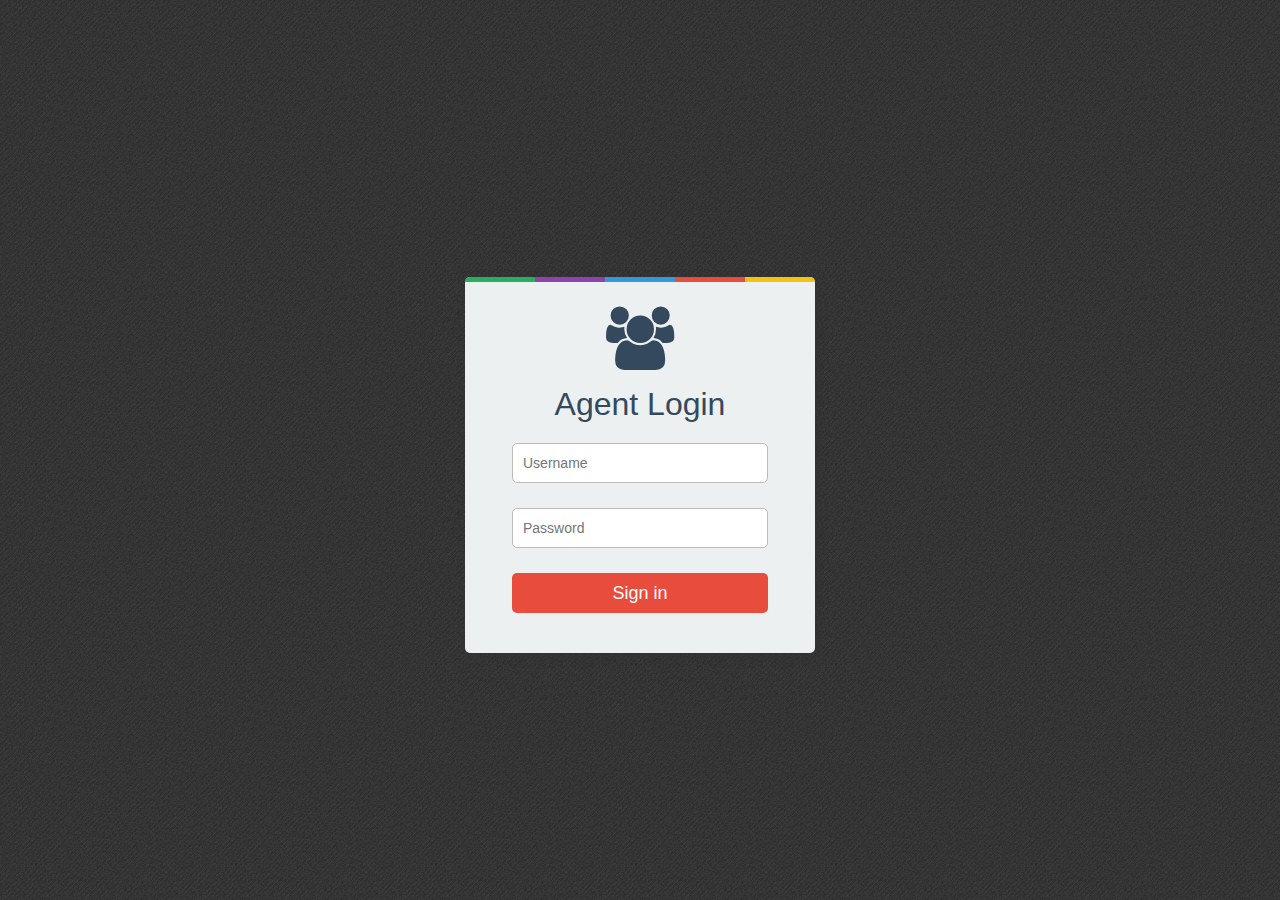
<file: agent-login-web/index.html>
<!DOCTYPE html>
<html>
<head>
    <meta charset="UTF-8">
    <title>Login & Register form</title>


    <link rel="stylesheet" href="css/style.css">


</head>

<body>

<div class="login-wrap">
    <h1><i class="fa fa-group"></i></h1>
    
    <h2>Agent Login</h2>

    <div class="form">
        <form method="post" action="chklogin.php">
            <input type="text" placeholder="Username" name="username"/>
            <input type="password" placeholder="Password" name="password"/>
            <button> Sign in</button>
        </form>
    </div>
</div>
<script src='https://code.jquery.com/jquery-1.10.0.min.js'></script>

<script src="js/index.js"></script>


</body>
</html>
</file>
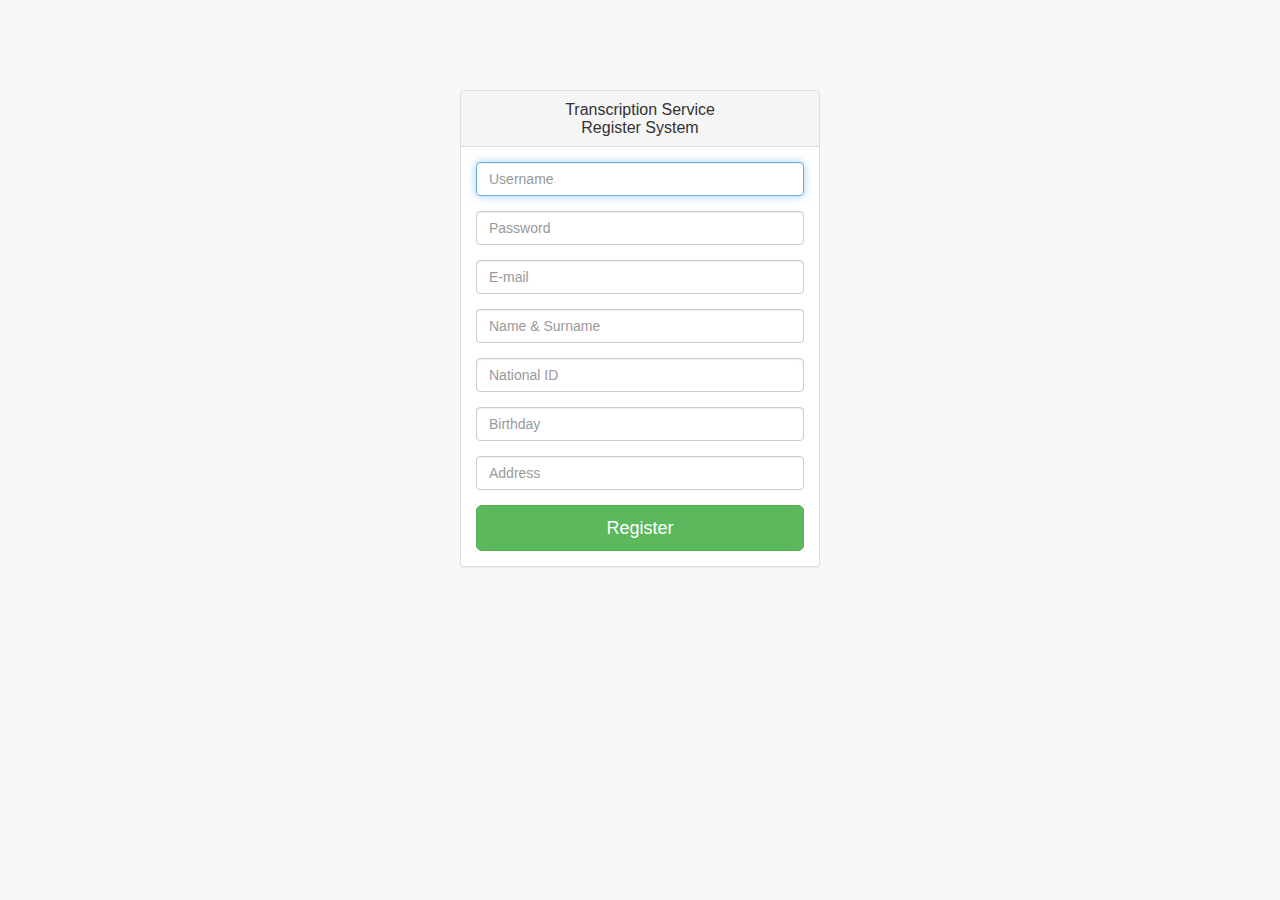
<file: user/new_register/index.html>
<!DOCTYPE html>
<html lang="en">

<head>

    <meta charset="utf-8">
    <meta http-equiv="X-UA-Compatible" content="IE=edge">
    <meta name="viewport" content="width=device-width, initial-scale=1">
    <meta name="description" content="">
    <meta name="author" content="">

    <title>Transcription Service : Register Modules</title>

    <!-- Bootstrap Core CSS -->
    <link href="bower_components/bootstrap/dist/css/bootstrap.min.css" rel="stylesheet">

    <!-- MetisMenu CSS -->
    <link href="bower_components/metisMenu/dist/metisMenu.min.css" rel="stylesheet">

    <!-- Custom CSS -->
    <link href="dist/css/sb-admin-2.css" rel="stylesheet">

    <!-- Custom Fonts -->
    <link href="bower_components/font-awesome/css/font-awesome.min.css" rel="stylesheet" type="text/css">

    <!-- HTML5 Shim and Respond.js IE8 support of HTML5 elements and media queries -->
    <!-- WARNING: Respond.js doesn't work if you view the page via file:// -->
    <!--[if lt IE 9]>
        <script src="https://oss.maxcdn.com/libs/html5shiv/3.7.0/html5shiv.js"></script>
        <script src="https://oss.maxcdn.com/libs/respond.js/1.4.2/respond.min.js"></script>
    <![endif]-->

</head>

<body>

    <div class="container">
        <div class="row">
            <div class="col-md-4 col-md-offset-4">
                <div class="login-panel panel panel-default">
                    <div class="panel-heading">
                        <h3 class="panel-title" align="center">Transcription Service</h3>
                        <h3 class="panel-title" align="center">Register System</h3>
                    </div>
                    <div class="panel-body">
                        <form role="form" method="post" action="regis.php">
                            <fieldset>
                                <div class="form-group">
                                    <input class="form-control" placeholder="Username" name="username" type="text" autofocus>
                                </div>
                                
                                <div class="form-group">
                                    <input class="form-control" placeholder="Password" name="password" type="password" value="">
                                </div>
                                
                                <div class="form-group">
                                    <input class="form-control" placeholder="E-mail" name="email" type="email" autofocus>
                                </div>
                                
                                 <div class="form-group">
                                    <input class="form-control" placeholder="Name & Surname" name="name" type="text" autofocus>
                                </div>
                                
                                <div class="form-group">
                                    <input class="form-control" placeholder="National ID" name="nationalid" type="text" autofocus>
                                </div>

                                <div class="form-group">
                                    <input class="form-control" placeholder="Birthday" name="bd" type="text" autofocus>
                                </div>
                                
                                <div class="form-group">
                                    <input class="form-control" placeholder="Address" name="address" type="text" autofocus>
                                </div>
                                
<!--                                <div class="checkbox">
                                    <label>
                                        <input name="remember" type="checkbox" value="Remember Me">Remember session
                                    </label>
                                </div>-->

                                <input id="submit" type="submit" class="btn btn-lg btn-success btn-block" value="Register">
                            </fieldset>
                        </form>
                    </div>
                </div>
            </div>
        </div>
    </div>

    <!-- jQuery -->
    <script src="bower_components/jquery/dist/jquery.min.js"></script>

    <!-- Bootstrap Core JavaScript -->
    <script src="bower_components/bootstrap/dist/js/bootstrap.min.js"></script>

    <!-- Metis Menu Plugin JavaScript -->
    <script src="bower_components/metisMenu/dist/metisMenu.min.js"></script>

    <!-- Custom Theme JavaScript -->
    <script src="dist/js/sb-admin-2.js"></script>

</body>

</html>
</file>
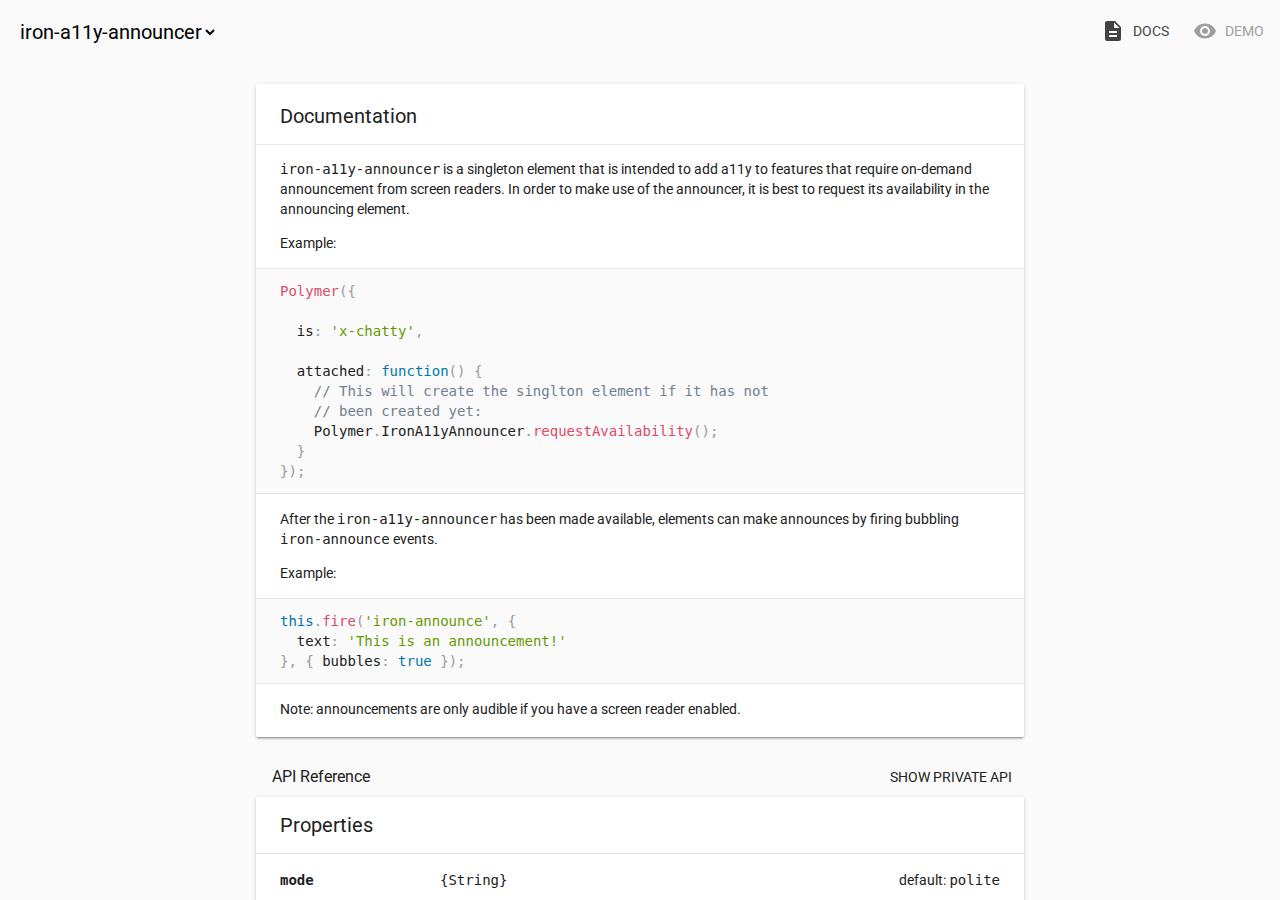
<file: admin/bower_components/iron-a11y-announcer/index.html>
<!doctype html>
<!--
@license
Copyright (c) 2015 The Polymer Project Authors. All rights reserved.
This code may only be used under the BSD style license found at http://polymer.github.io/LICENSE.txt
The complete set of authors may be found at http://polymer.github.io/AUTHORS.txt
The complete set of contributors may be found at http://polymer.github.io/CONTRIBUTORS.txt
Code distributed by Google as part of the polymer project is also
subject to an additional IP rights grant found at http://polymer.github.io/PATENTS.txt
-->

<html>
<head>

  <title>iron-a11y-announcer</title>
  <meta charset="utf-8">
  <meta name="viewport" content="width=device-width, initial-scale=1.0">

  <script src="../webcomponentsjs/webcomponents-lite.js"></script>
  <link rel="import" href="../iron-component-page/iron-component-page.html">

</head>
<body>

  <iron-component-page></iron-component-page>

</body>
</html>
</file>
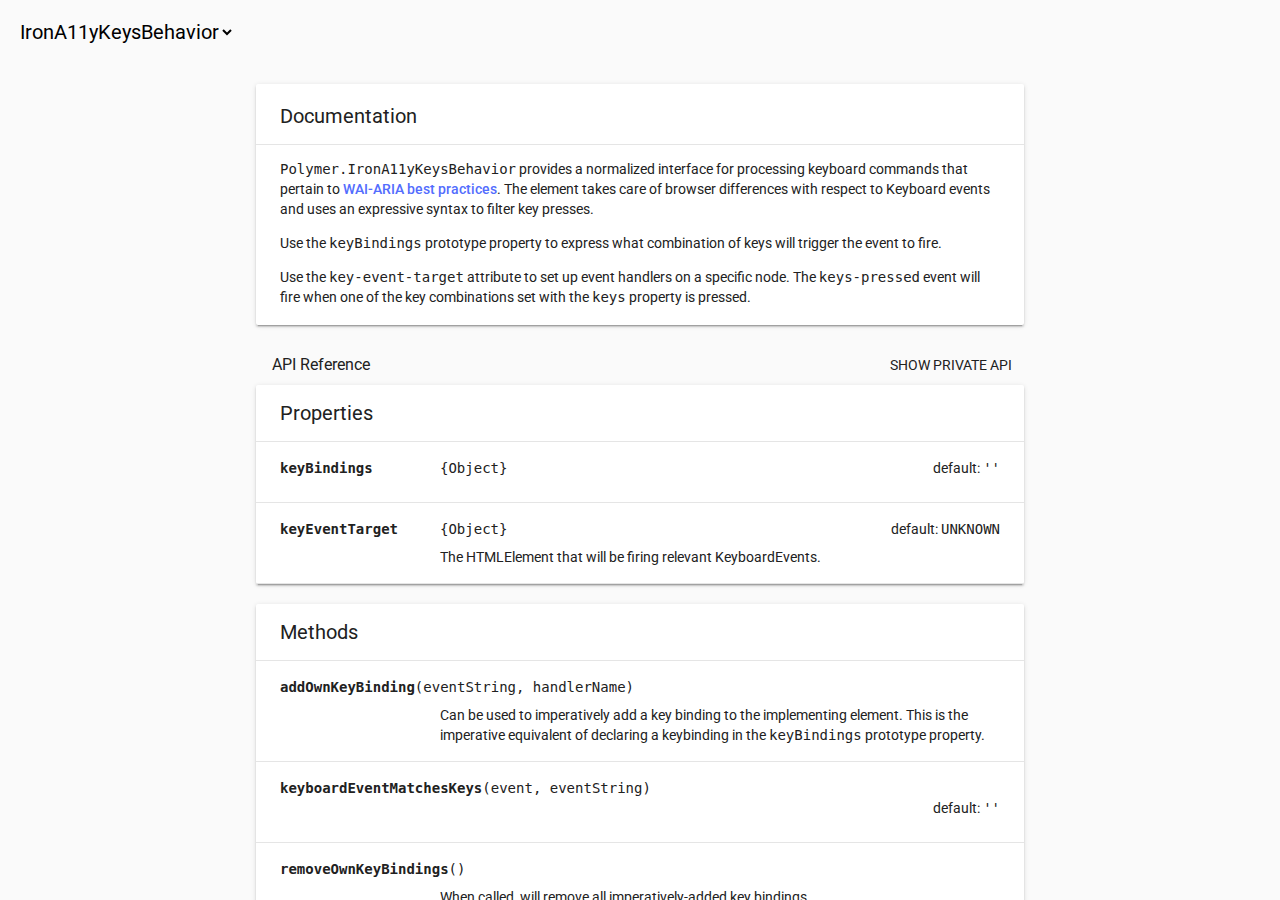
<file: admin/bower_components/iron-a11y-keys-behavior/index.html>
<!doctype html>
<!--
@license
Copyright (c) 2015 The Polymer Project Authors. All rights reserved.
This code may only be used under the BSD style license found at http://polymer.github.io/LICENSE
The complete set of authors may be found at http://polymer.github.io/AUTHORS
The complete set of contributors may be found at http://polymer.github.io/CONTRIBUTORS
Code distributed by Google as part of the polymer project is also
subject to an additional IP rights grant found at http://polymer.github.io/PATENTS
-->
<html>
<head>

  <title>iron-a11y-keys-behavior</title>
  <script src="../webcomponentsjs/webcomponents-lite.js"></script>
  <link rel="import" href="../iron-component-page/iron-component-page.html">

</head>
<body>

  <iron-component-page></iron-component-page>

</body>
</html>
</file>
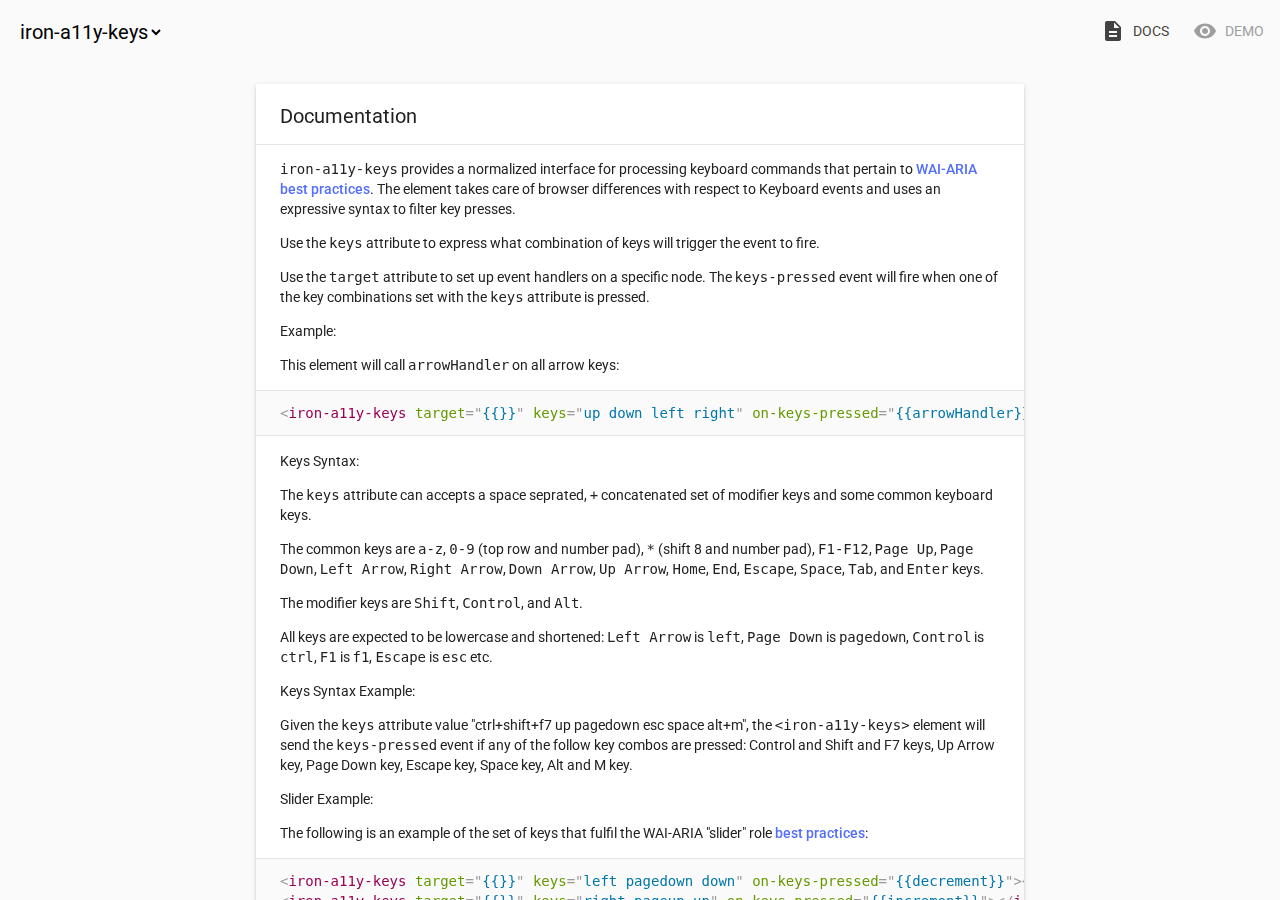
<file: admin/bower_components/iron-a11y-keys/index.html>
<!doctype html>
<!--
@license
Copyright (c) 2015 The Polymer Project Authors. All rights reserved.
This code may only be used under the BSD style license found at http://polymer.github.io/LICENSE
The complete set of authors may be found at http://polymer.github.io/AUTHORS
The complete set of contributors may be found at http://polymer.github.io/CONTRIBUTORS
Code distributed by Google as part of the polymer project is also
subject to an additional IP rights grant found at http://polymer.github.io/PATENTS
-->
<html>
<head>

  <title>iron-a11y-keys</title>
  <script src="../webcomponentsjs/webcomponents-lite.js"></script>
  <link rel="import" href="../iron-component-page/iron-component-page.html">

</head>
<body>

  <iron-component-page></iron-component-page>

</body>
</html>
</file>
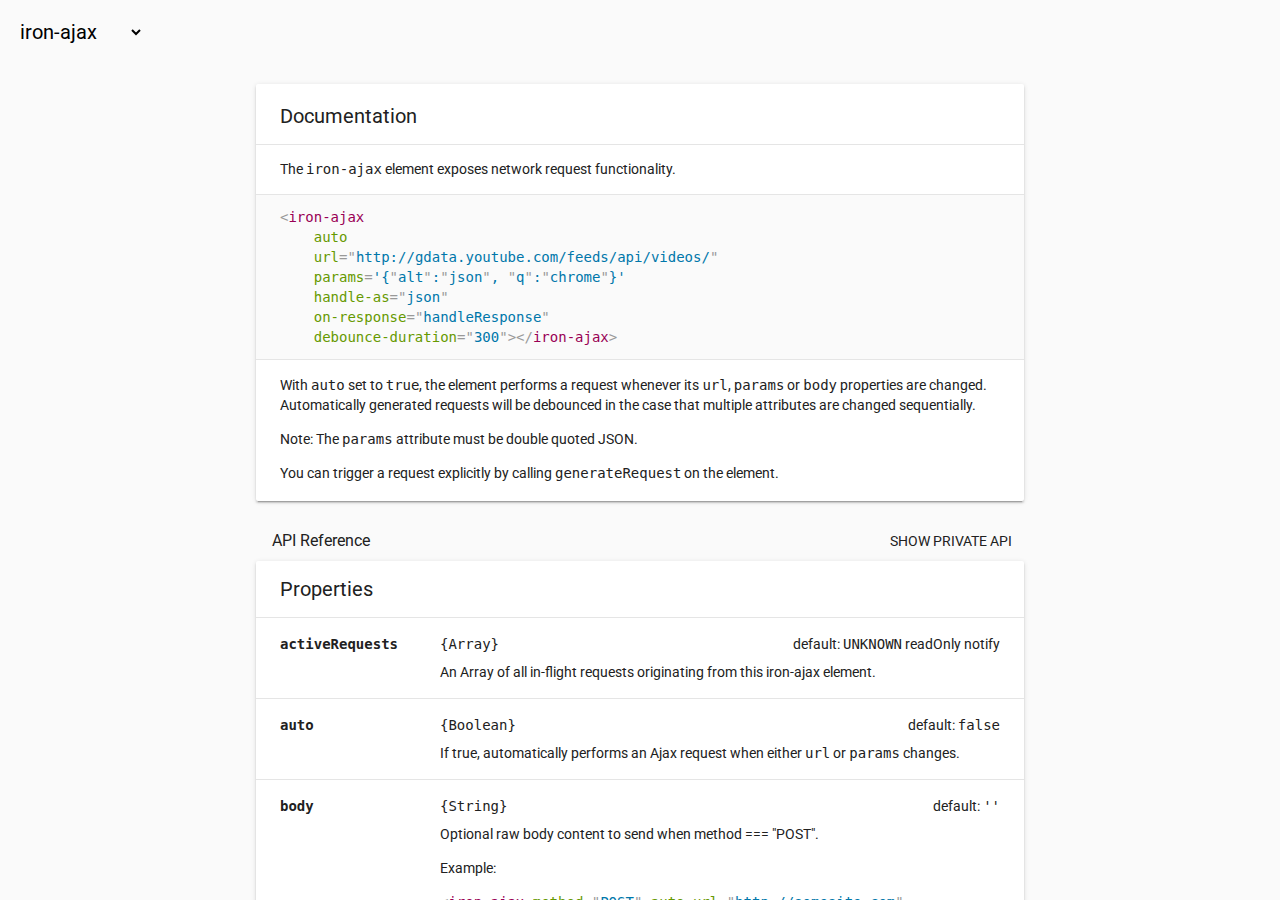
<file: admin/bower_components/iron-ajax/index.html>
<!doctype html>
<!--
Copyright (c) 2015 The Polymer Project Authors. All rights reserved.
This code may only be used under the BSD style license found at http://polymer.github.io/LICENSE
The complete set of authors may be found at http://polymer.github.io/AUTHORS
The complete set of contributors may be found at http://polymer.github.io/CONTRIBUTORS
Code distributed by Google as part of the polymer project is also
subject to an additional IP rights grant found at http://polymer.github.io/PATENTS
-->
<html>
<head>

  <title>iron-ajax</title>
  <meta charset="utf-8">
  <meta name="viewport" content="width=device-width, initial-scale=1.0">

  <script src="../webcomponentsjs/webcomponents-lite.js"></script>
  <link rel="import" href="../iron-component-page/iron-component-page.html">

</head>
<body>

  <iron-component-page></iron-component-page>

</body>
</html>
</file>
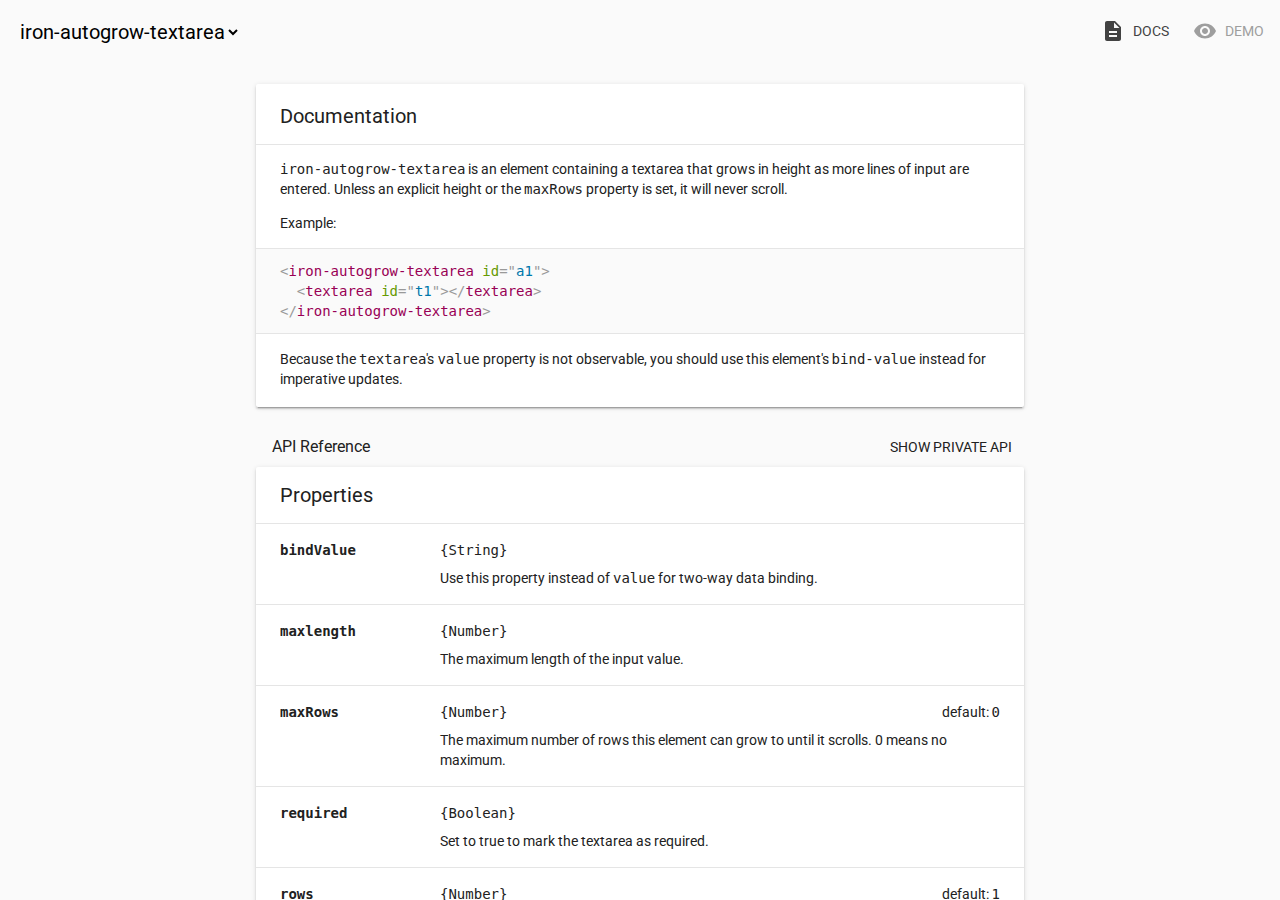
<file: admin/bower_components/iron-autogrow-textarea/index.html>
<!doctype html>
<!--
@license
Copyright (c) 2015 The Polymer Project Authors. All rights reserved.
This code may only be used under the BSD style license found at http://polymer.github.io/LICENSE.txt
The complete set of authors may be found at http://polymer.github.io/AUTHORS.txt
The complete set of contributors may be found at http://polymer.github.io/CONTRIBUTORS.txt
Code distributed by Google as part of the polymer project is also
subject to an additional IP rights grant found at http://polymer.github.io/PATENTS.txt
-->
<html>
  <head>

    <meta charset="utf-8">
    <meta name="viewport" content="width=device-width, minimum-scale=1.0, initial-scale=1.0, user-scalable=yes">

    <title>iron-autogrow-textarea</title>

    <script src="../webcomponentsjs/webcomponents-lite.js"></script>

    <link rel="import" href="../polymer/polymer.html">
    <link rel="import" href="../iron-component-page/iron-component-page.html">

  </head>
  <body>

    <iron-component-page></iron-component-page>

  </body>
</html>
</file>
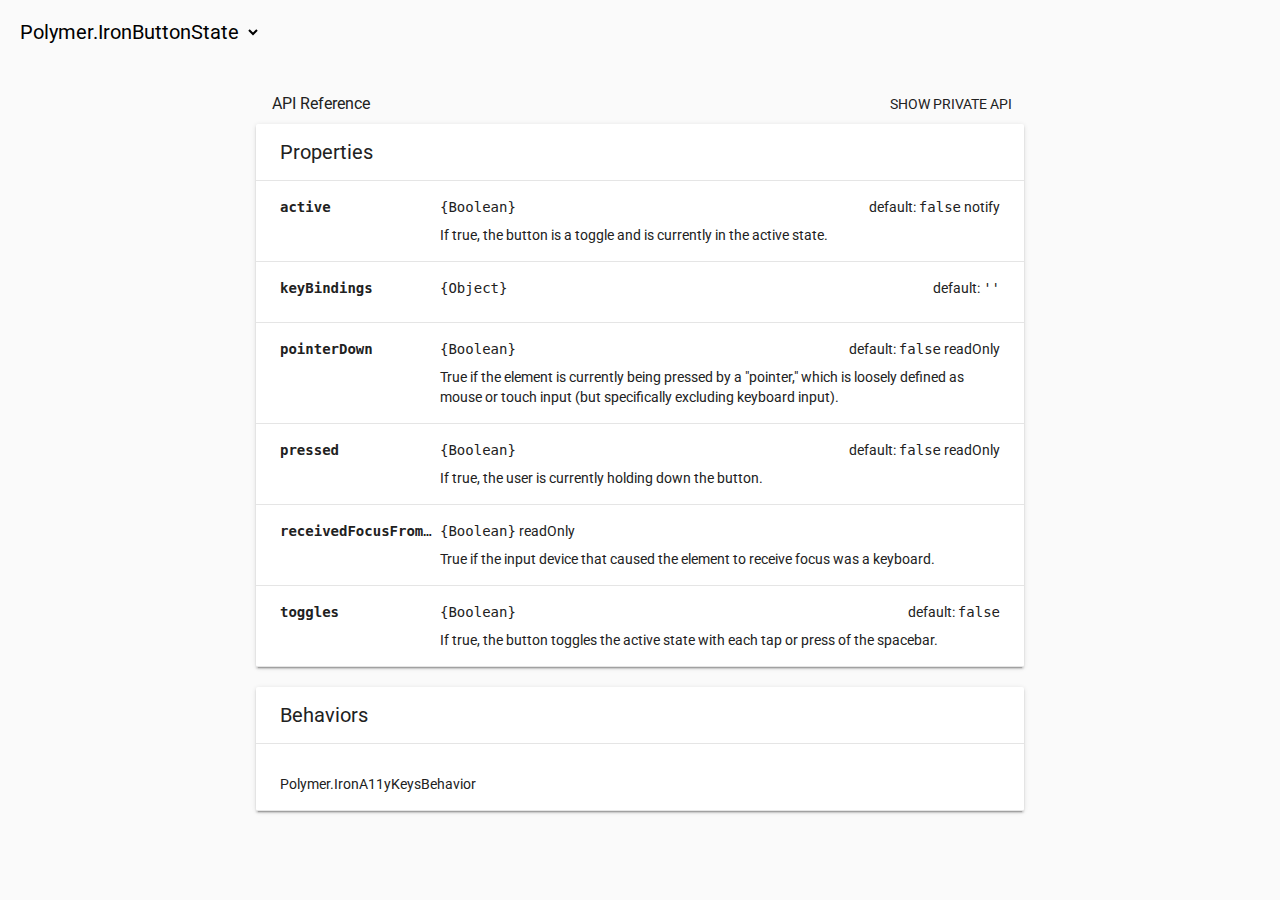
<file: admin/bower_components/iron-behaviors/index.html>
<!doctype html>
<!--
@license
Copyright (c) 2015 The Polymer Project Authors. All rights reserved.
This code may only be used under the BSD style license found at http://polymer.github.io/LICENSE.txt
The complete set of authors may be found at http://polymer.github.io/AUTHORS.txt
The complete set of contributors may be found at http://polymer.github.io/CONTRIBUTORS.txt
Code distributed by Google as part of the polymer project is also
subject to an additional IP rights grant found at http://polymer.github.io/PATENTS.txt
-->
<html>
<head>

  <title>Iron Behaviors</title>
  <meta charset="utf-8">
  <meta name="viewport" content="width=device-width, initial-scale=1.0">

  <script src="../webcomponentsjs/webcomponents-lite.js"></script>
  <link rel="import" href="../iron-component-page/iron-component-page.html">

</head>
<body>

  <iron-component-page src="iron-button-state.html"></iron-component-page>

</body>
</html>
</file>
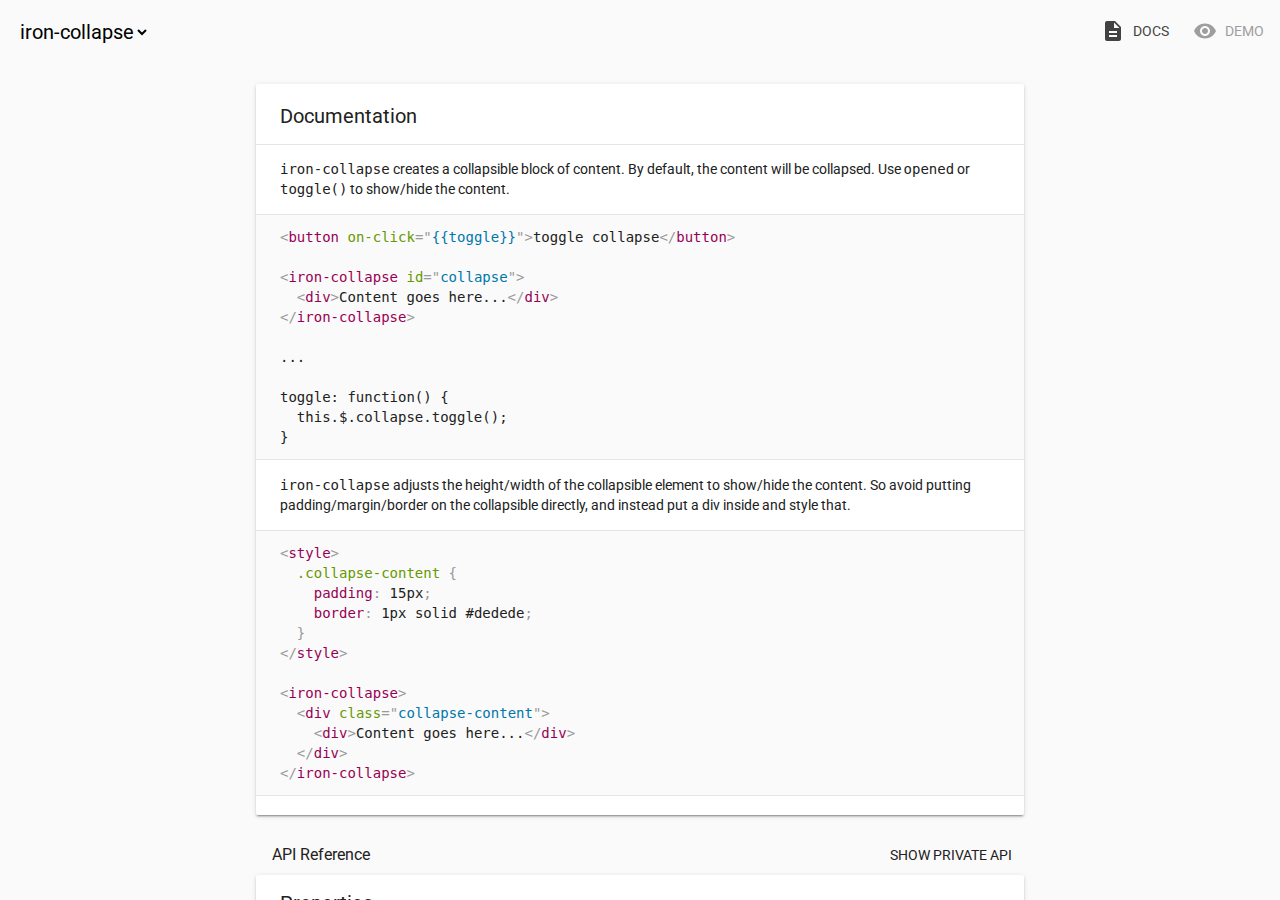
<file: admin/bower_components/iron-collapse/index.html>
<!doctype html>
<!--
@license
Copyright (c) 2015 The Polymer Project Authors. All rights reserved.
This code may only be used under the BSD style license found at http://polymer.github.io/LICENSE.txt
The complete set of authors may be found at http://polymer.github.io/AUTHORS.txt
The complete set of contributors may be found at http://polymer.github.io/CONTRIBUTORS.txt
Code distributed by Google as part of the polymer project is also
subject to an additional IP rights grant found at http://polymer.github.io/PATENTS.txt
-->

<html>
  <head>

    <meta charset="utf-8">
    <meta name="viewport" content="width=device-width, minimum-scale=1.0, initial-scale=1.0, user-scalable=yes">

    <title>iron-collapse</title>

    <script src="../webcomponentsjs/webcomponents-lite.js"></script>

    <link rel="import" href="../polymer/polymer.html">
    <link rel="import" href="../iron-component-page/iron-component-page.html">

  </head>
  <body>

    <iron-component-page></iron-component-page>

  </body>
</html>
</file>
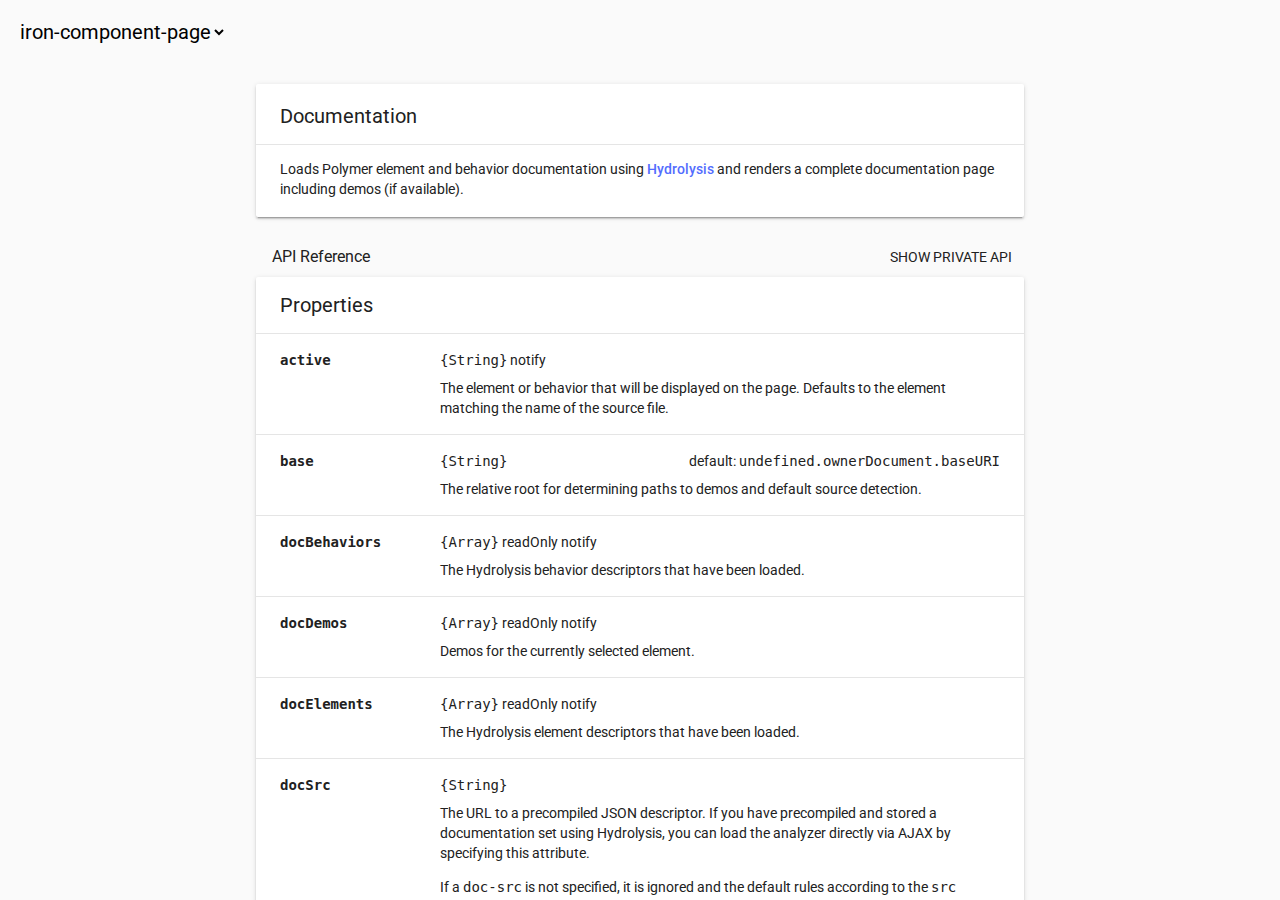
<file: admin/bower_components/iron-component-page/index.html>
<!doctype html>
<!--
@license
Copyright (c) 2015 The Polymer Project Authors. All rights reserved.
This code may only be used under the BSD style license found at http://polymer.github.io/LICENSE
The complete set of authors may be found at http://polymer.github.io/AUTHORS
The complete set of contributors may be found at http://polymer.github.io/CONTRIBUTORS
Code distributed by Google as part of the polymer project is also
subject to an additional IP rights grant found at http://polymer.github.io/PATENTS
-->
<html>
<head>

  <meta charset="utf-8">
  <meta name="viewport" content="width=device-width, initial-scale=1.0">

  <script src="../webcomponentsjs/webcomponents-lite.js"></script>
  <link rel="import" href="../iron-component-page/iron-component-page.html">
</head>
<body>

  <iron-component-page></iron-component-page>

</body>
</html>
</file>
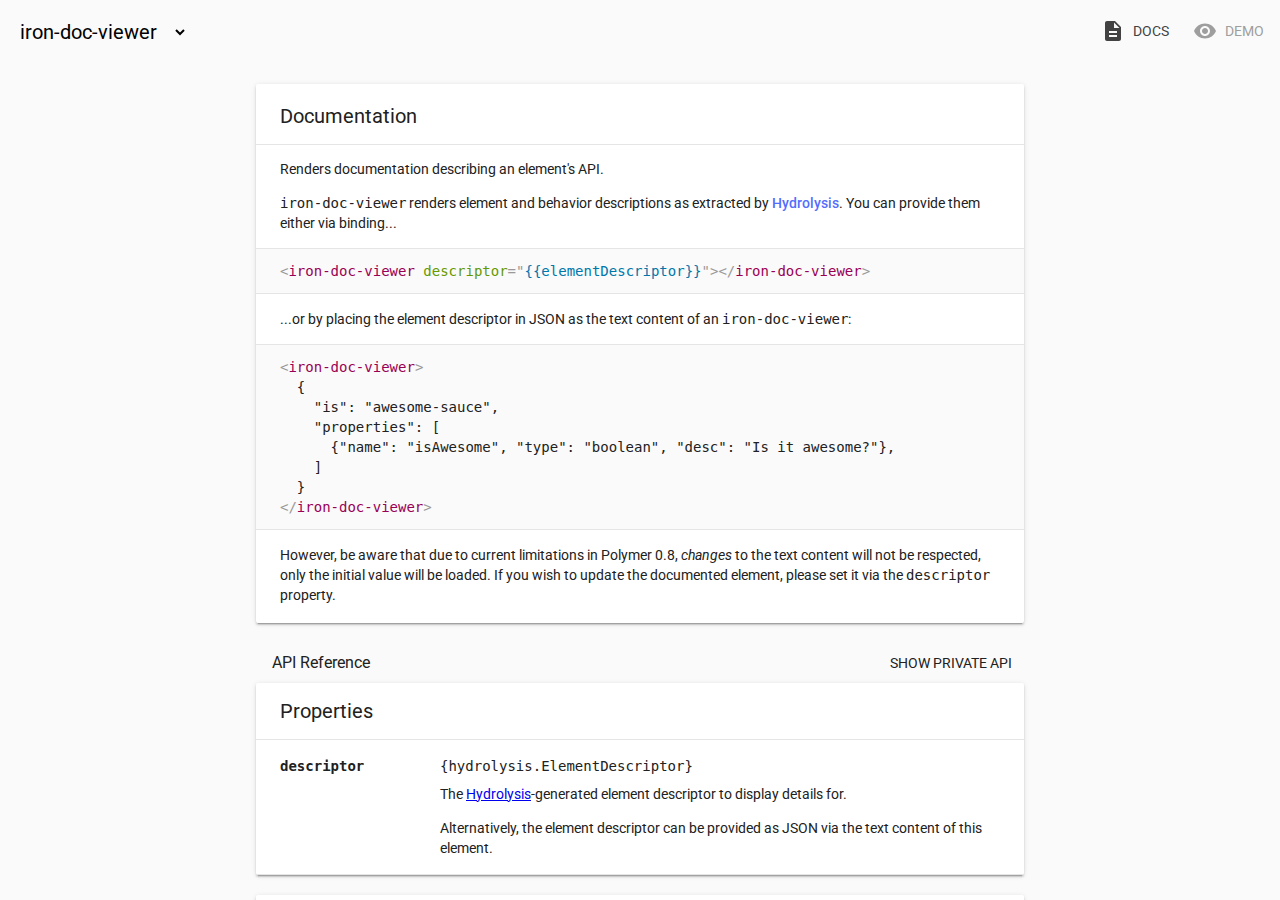
<file: admin/bower_components/iron-doc-viewer/index.html>
<!doctype html>
<!--
Copyright (c) 2014 The Polymer Project Authors. All rights reserved.
This code may only be used under the BSD style license found at http://polymer.github.io/LICENSE
The complete set of authors may be found at http://polymer.github.io/AUTHORS
The complete set of contributors may be found at http://polymer.github.io/CONTRIBUTORS
Code distributed by Google as part of the polymer project is also
subject to an additional IP rights grant found at http://polymer.github.io/PATENTS
-->
<html>
<head>

  <meta charset="utf-8">
  <meta name="viewport" content="width=device-width, initial-scale=1.0">

  <script src="../webcomponentsjs/webcomponents-lite.js"></script>
  <link rel="import" href="../iron-component-page/iron-component-page.html">

</head>
<body>

  <iron-component-page></iron-component-page>

</body>
</html>
</file>
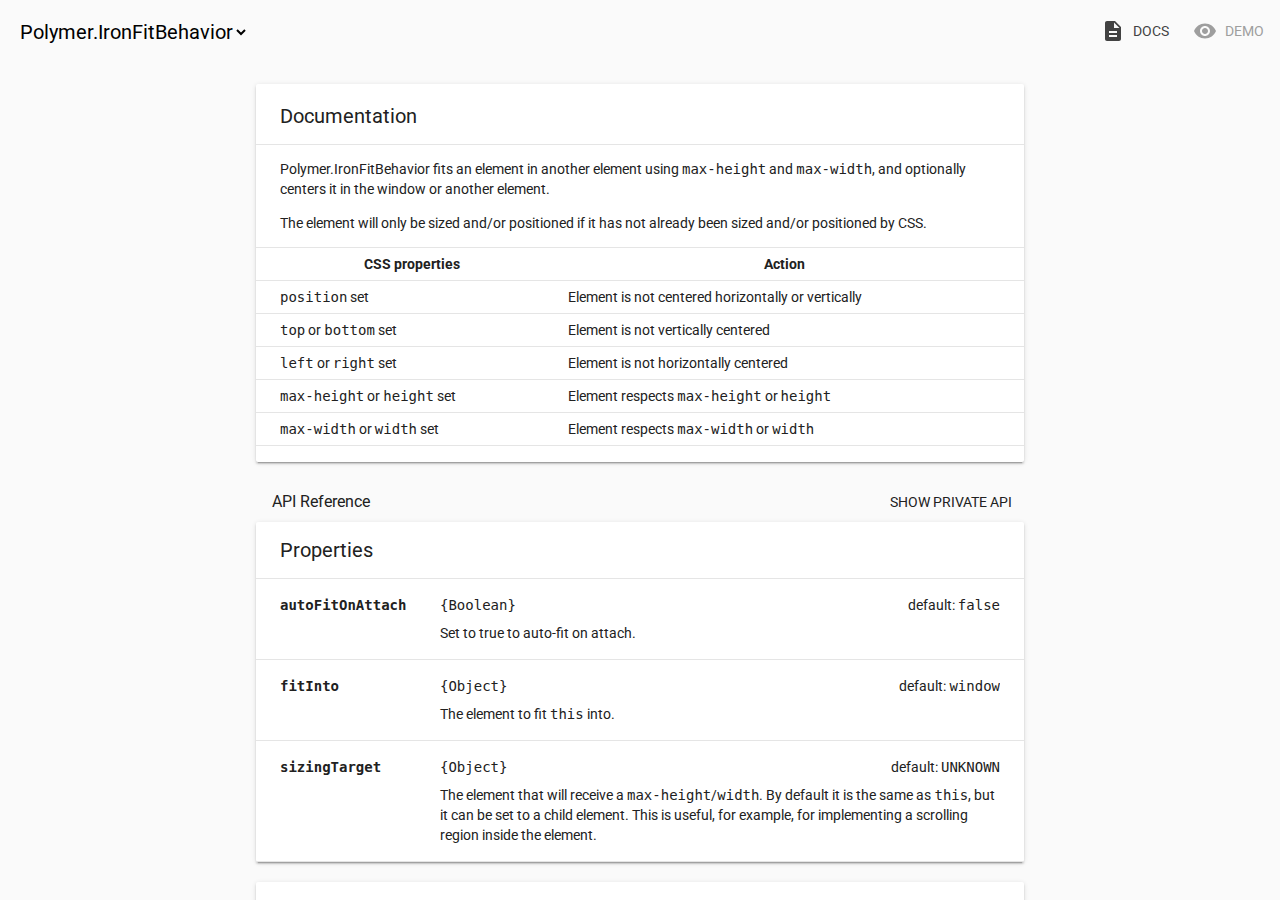
<file: admin/bower_components/iron-fit-behavior/index.html>
<!doctype html>
<!--
@license
Copyright (c) 2015 The Polymer Project Authors. All rights reserved.
This code may only be used under the BSD style license found at http://polymer.github.io/LICENSE.txt
The complete set of authors may be found at http://polymer.github.io/AUTHORS.txt
The complete set of contributors may be found at http://polymer.github.io/CONTRIBUTORS.txt
Code distributed by Google as part of the polymer project is also
subject to an additional IP rights grant found at http://polymer.github.io/PATENTS.txt
-->
<html>
<head>

  <meta charset="utf-8">
  <meta name="viewport" content="width=device-width, minimum-scale=1.0, initial-scale=1.0, user-scalable=yes">

  <title>iron-fit-behavior</title>

  <script src="../webcomponentsjs/webcomponents-lite.js"></script>

  <link rel="import" href="../polymer/polymer.html">
  <link rel="import" href="../iron-component-page/iron-component-page.html">

</head>
<body>

  <iron-component-page></iron-component-page>

</body>
</html>
</file>
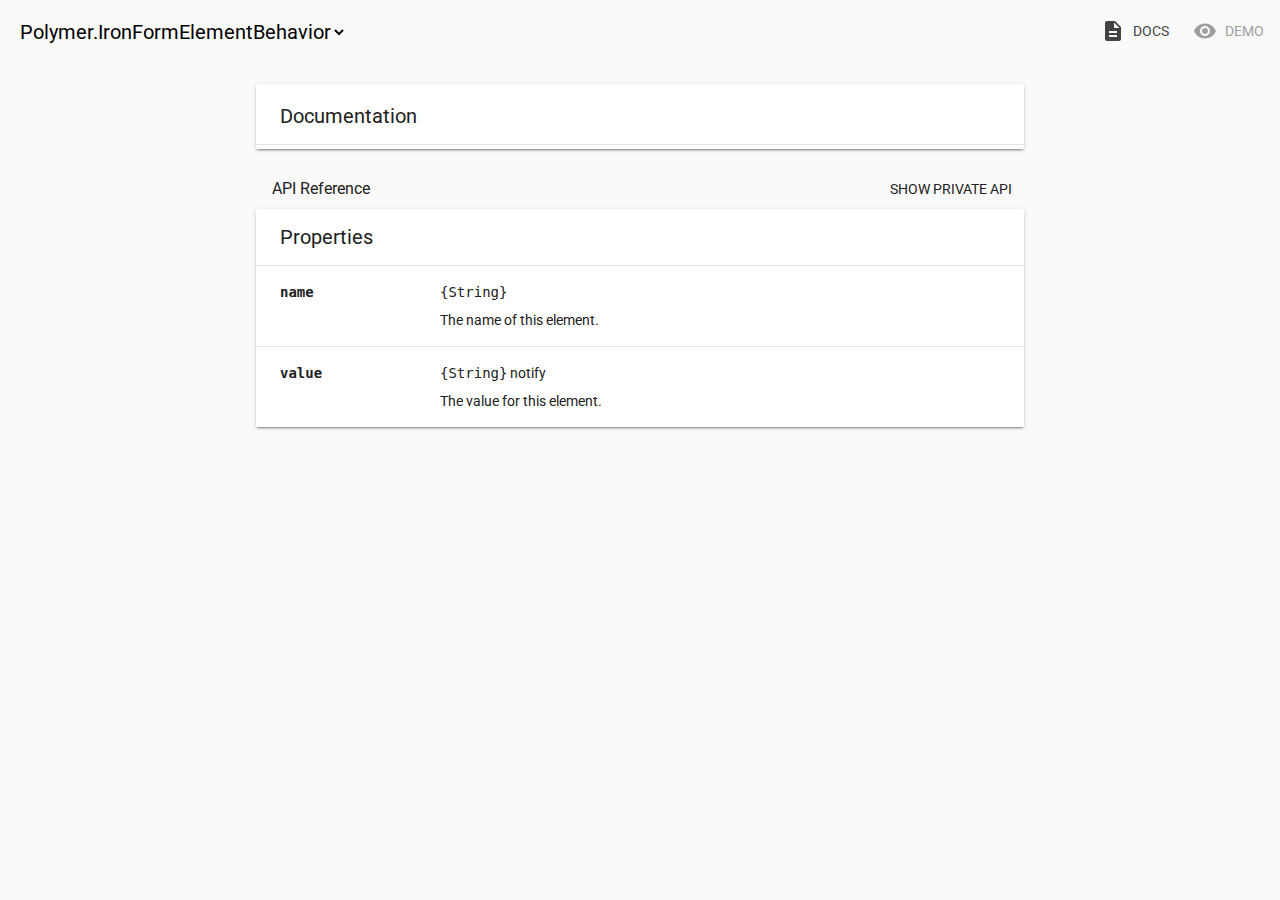
<file: admin/bower_components/iron-form-element-behavior/index.html>
<!doctype html>
<!--
@license
Copyright (c) 2015 The Polymer Project Authors. All rights reserved.
This code may only be used under the BSD style license found at http://polymer.github.io/LICENSE.txt
The complete set of authors may be found at http://polymer.github.io/AUTHORS.txt
The complete set of contributors may be found at http://polymer.github.io/CONTRIBUTORS.txt
Code distributed by Google as part of the polymer project is also
subject to an additional IP rights grant found at http://polymer.github.io/PATENTS.txt
-->
<html>
<head>

  <meta charset="utf-8">
  <meta name="viewport" content="width=device-width, minimum-scale=1.0, initial-scale=1.0, user-scalable=yes">

  <title>iron-form-element-behavior</title>

  <script src="../webcomponentsjs/webcomponents-lite.js"></script>

  <link rel="import" href="../polymer/polymer.html">
  <link rel="import" href="../iron-component-page/iron-component-page.html">

</head>
<body>

  <iron-component-page></iron-component-page>

</body>
</html>
</file>
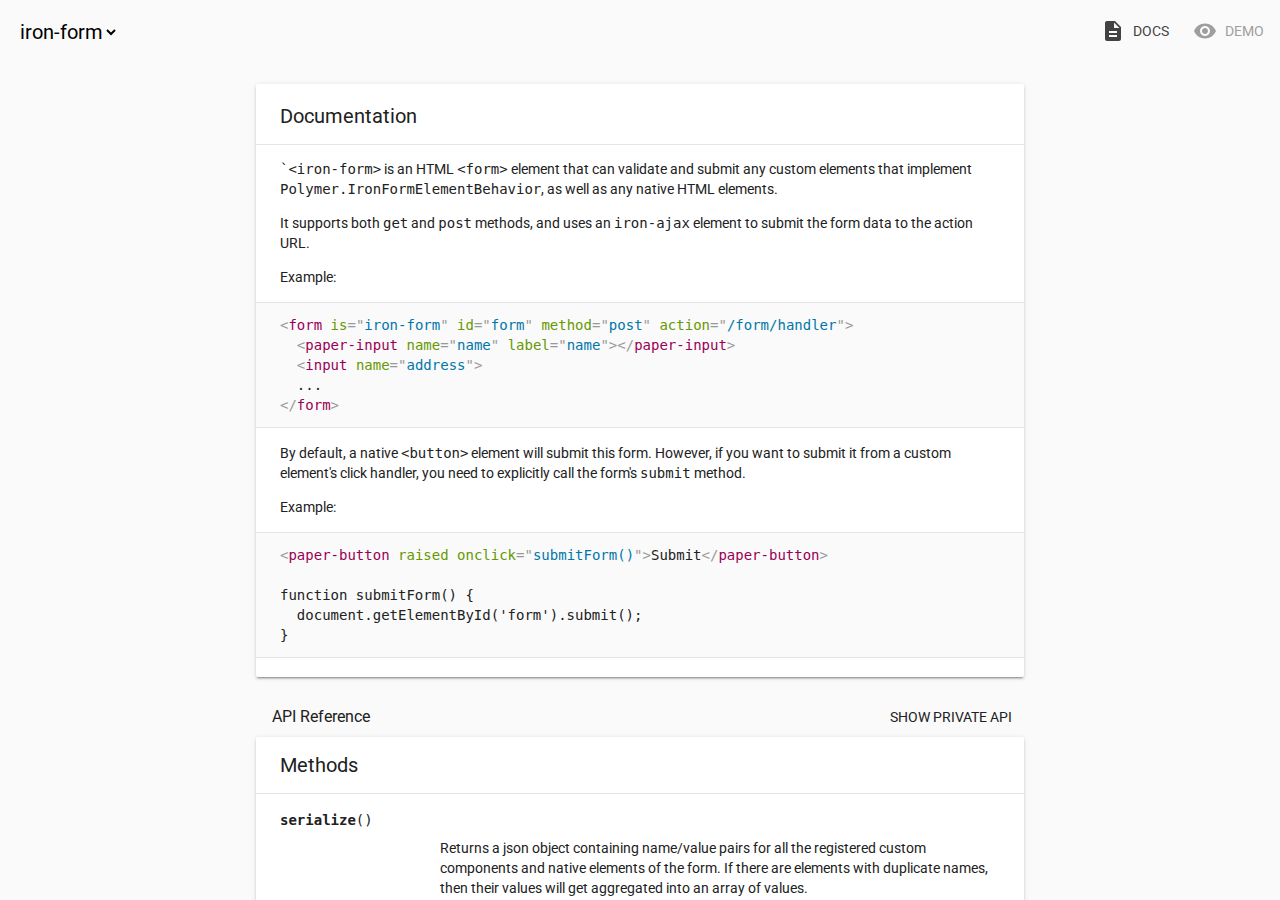
<file: admin/bower_components/iron-form/index.html>
<!doctype html>
<!--
@license
Copyright (c) 2015 The Polymer Project Authors. All rights reserved.
This code may only be used under the BSD style license found at http://polymer.github.io/LICENSE.txt
The complete set of authors may be found at http://polymer.github.io/AUTHORS.txt
The complete set of contributors may be found at http://polymer.github.io/CONTRIBUTORS.txt
Code distributed by Google as part of the polymer project is also
subject to an additional IP rights grant found at http://polymer.github.io/PATENTS.txt
-->
<html>
<head>

  <meta charset="utf-8">
  <meta name="viewport" content="width=device-width, minimum-scale=1.0, initial-scale=1.0, user-scalable=yes">

  <title>iron-form</title>

  <script src="../webcomponentsjs/webcomponents-lite.js"></script>

  <link rel="import" href="../polymer/polymer.html">
  <link rel="import" href="../iron-component-page/iron-component-page.html">

</head>
<body>

  <iron-component-page></iron-component-page>

</body>
</html>
</file>
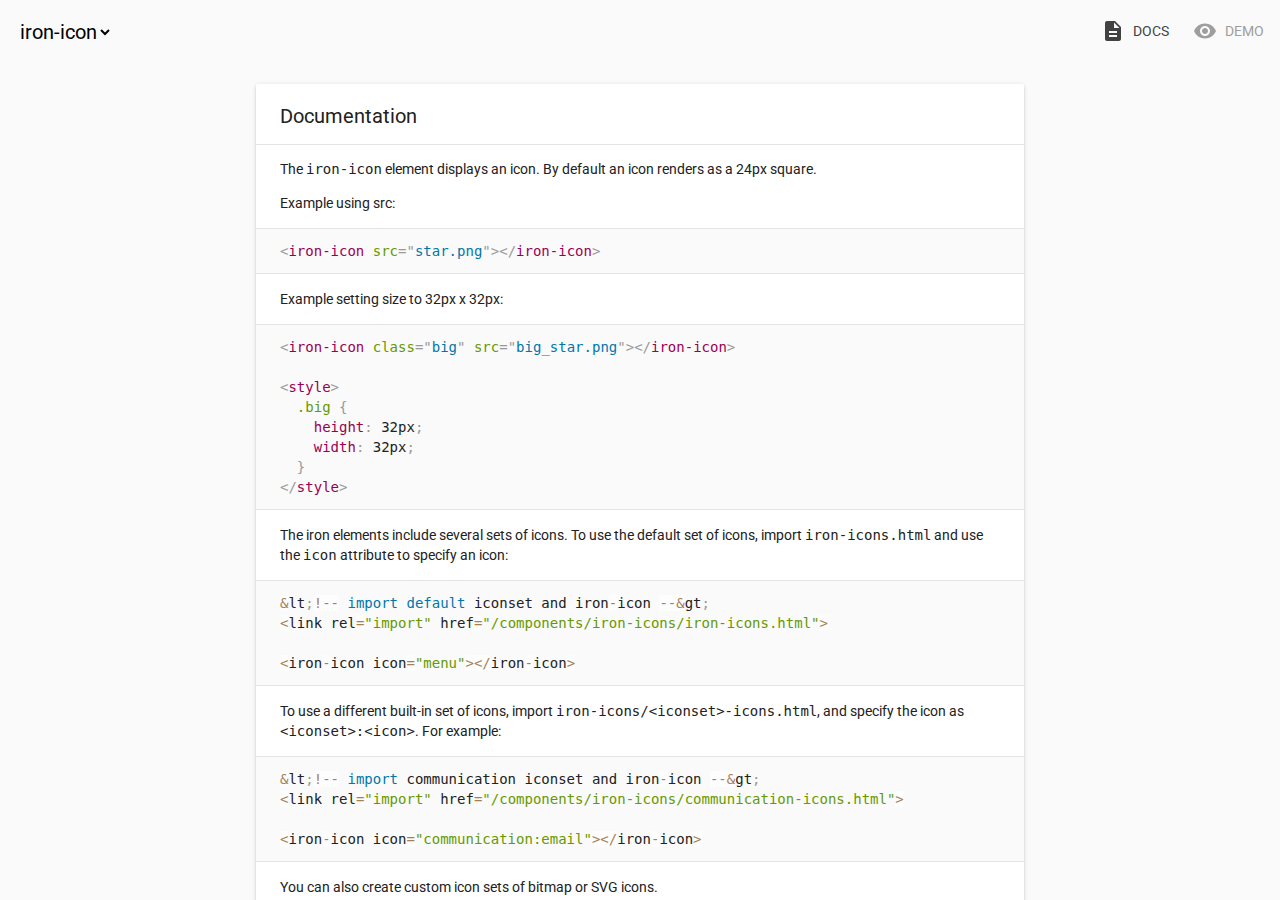
<file: admin/bower_components/iron-icon/index.html>
<!doctype html>
<!--
@license
Copyright (c) 2015 The Polymer Project Authors. All rights reserved.
This code may only be used under the BSD style license found at http://polymer.github.io/LICENSE
The complete set of authors may be found at http://polymer.github.io/AUTHORS
The complete set of contributors may be found at http://polymer.github.io/CONTRIBUTORS
Code distributed by Google as part of the polymer project is also
subject to an additional IP rights grant found at http://polymer.github.io/PATENTS
-->
<html>
<head>

  <meta charset="utf-8">
  <meta name="viewport" content="width=device-width, initial-scale=1.0">

  <script src="../webcomponentsjs/webcomponents-lite.js"></script>
  <link rel="import" href="../iron-component-page/iron-component-page.html">

</head>
<body>

  <iron-component-page></iron-component-page>

</body>
</html>
</file>
<file: agent-login-web/css/style.css>
@import url("fontawesome/font-awesome.css");

* {
    box-sizing: border-box;
    margin: 0;
    padding: 0;
}

html {
    background: #95a5a6;
    /*background-image: url(http://subtlepatterns.com/patterns/debut_dark.png);*/
    background-image: url("/agent-login-web/images/debut_dark.png");
    font-family: 'Helvetica Neue', Arial, Sans-Serif;
}

html .login-wrap {
    position: relative;
    margin: 0 auto;
    background: #ecf0f1;
    width: 350px;
    border-radius: 5px;
    box-shadow: 3px 3px 10px #333;
    padding: 15px;
}

html .login-wrap h1{
    text-align: center;
    font-weight: 200;
    font-size: 4em;
    margin-top: 10px;
    color: #34495e;
}

html .login-wrap h2 {
    text-align: center;
    font-weight: 200;
    font-size: 2em;
    margin-top: 10px;
    color: #34495e;
}

html .login-wrap .form {
    padding-top: 20px;
}

html .login-wrap .form input[type="text"],
html .login-wrap .form input[type="password"],
html .login-wrap .form button {
    width: 80%;
    margin-left: 10%;
    margin-bottom: 25px;
    height: 40px;
    border-radius: 5px;
    outline: 0;
    -moz-outline-style: none;
}

html .login-wrap .form input[type="text"],
html .login-wrap .form input[type="password"] {
    border: 1px solid #bbb;
    padding: 0 0 0 10px;
    font-size: 14px;
}

html .login-wrap .form input[type="text"]:focus,
html .login-wrap .form input[type="password"]:focus {
    border: 1px solid #3498db;
}

html .login-wrap .form a {
    text-align: center;
    font-size: 10px;
    color: #3498db;
}

html .login-wrap .form a p {
    padding-bottom: 10px;
}

html .login-wrap .form button {
    background: #e74c3c;
    border: none;
    color: white;
    font-size: 18px;
    font-weight: 200;
    cursor: pointer;
    transition: box-shadow .4s ease;
}

html .login-wrap .form button:hover {
    box-shadow: 1px 1px 5px #555;
}

html .login-wrap .form button:active {
    box-shadow: 1px 1px 7px #222;
}

html .login-wrap:after {
    content: '';
    position: absolute;
    top: 0;
    left: 0;
    right: 0;
    background: -webkit-linear-gradient(left, #27ae60 0%, #27ae60 20%, #8e44ad 20%, #8e44ad 40%, #3498db 40%, #3498db 60%, #e74c3c 60%, #e74c3c 80%, #f1c40f 80%, #f1c40f 100%);
    background: -moz-linear-gradient(left, #27ae60 0%, #27ae60 20%, #8e44ad 20%, #8e44ad 40%, #3498db 40%, #3498db 60%, #e74c3c 60%, #e74c3c 80%, #f1c40f 80%, #f1c40f 100%);
    height: 5px;
    border-radius: 5px 5px 0 0;
}
</file>
<file: user/new_register/bower_components/metisMenu/dist/metisMenu.min.css>
/*
 * metismenu - v1.1.3
 * Easy menu jQuery plugin for Twitter Bootstrap 3
 * https://github.com/onokumus/metisMenu
 *
 * Made by Osman Nuri Okumus
 * Under MIT License
 */

.arrow{float:right;line-height:1.42857}.glyphicon.arrow:before{content:"\e079"}.active>a>.glyphicon.arrow:before{content:"\e114"}.fa.arrow:before{content:"\f104"}.active>a>.fa.arrow:before{content:"\f107"}.plus-times{float:right}.fa.plus-times:before{content:"\f067"}.active>a>.fa.plus-times{filter:progid:DXImageTransform.Microsoft.BasicImage(rotation=1);-webkit-transform:rotate(45deg);-moz-transform:rotate(45deg);-ms-transform:rotate(45deg);-o-transform:rotate(45deg);transform:rotate(45deg)}.plus-minus{float:right}.fa.plus-minus:before{content:"\f067"}.active>a>.fa.plus-minus:before{content:"\f068"}
</file>
<file: user/new_register/dist/css/sb-admin-2.css>
/*!
 * Start Bootstrap - SB Admin 2 Bootstrap Admin Theme (http://startbootstrap.com)
 * Code licensed under the Apache License v2.0.
 * For details, see http://www.apache.org/licenses/LICENSE-2.0.
 */

body {
    background-color: #f8f8f8;
}

#wrapper {
    width: 100%;
}

#page-wrapper {
    padding: 0 15px;
    min-height: 568px;
    background-color: #fff;
}

@media(min-width:768px) {
    #page-wrapper {
        position: inherit;
        margin: 0 0 0 250px;
        padding: 0 30px;
        border-left: 1px solid #e7e7e7;
    }
}

.navbar-top-links {
    margin-right: 0;
}

.navbar-top-links li {
    display: inline-block;
}

.navbar-top-links li:last-child {
    margin-right: 15px;
}

.navbar-top-links li a {
    padding: 15px;
    min-height: 50px;
}

.navbar-top-links .dropdown-menu li {
    display: block;
}

.navbar-top-links .dropdown-menu li:last-child {
    margin-right: 0;
}

.navbar-top-links .dropdown-menu li a {
    padding: 3px 20px;
    min-height: 0;
}

.navbar-top-links .dropdown-menu li a div {
    white-space: normal;
}

.navbar-top-links .dropdown-messages,
.navbar-top-links .dropdown-tasks,
.navbar-top-links .dropdown-alerts {
    width: 310px;
    min-width: 0;
}

.navbar-top-links .dropdown-messages {
    margin-left: 5px;
}

.navbar-top-links .dropdown-tasks {
    margin-left: -59px;
}

.navbar-top-links .dropdown-alerts {
    margin-left: -123px;
}

.navbar-top-links .dropdown-user {
    right: 0;
    left: auto;
}

.sidebar .sidebar-nav.navbar-collapse {
    padding-right: 0;
    padding-left: 0;
}

.sidebar .sidebar-search {
    padding: 15px;
}

.sidebar ul li {
    border-bottom: 1px solid #e7e7e7;
}

.sidebar ul li a.active {
    background-color: #eee;
}

.sidebar .arrow {
    float: right;
}

.sidebar .fa.arrow:before {
    content: "\f104";
}

.sidebar .active>a>.fa.arrow:before {
    content: "\f107";
}

.sidebar .nav-second-level li,
.sidebar .nav-third-level li {
    border-bottom: 0!important;
}

.sidebar .nav-second-level li a {
    padding-left: 37px;
}

.sidebar .nav-third-level li a {
    padding-left: 52px;
}

@media(min-width:768px) {
    .sidebar {
        z-index: 1;
        position: absolute;
        width: 250px;
        margin-top: 51px;
    }

    .navbar-top-links .dropdown-messages,
    .navbar-top-links .dropdown-tasks,
    .navbar-top-links .dropdown-alerts {
        margin-left: auto;
    }
}

.btn-outline {
    color: inherit;
    background-color: transparent;
    transition: all .5s;
}

.btn-primary.btn-outline {
    color: #428bca;
}

.btn-success.btn-outline {
    color: #5cb85c;
}

.btn-info.btn-outline {
    color: #5bc0de;
}

.btn-warning.btn-outline {
    color: #f0ad4e;
}

.btn-danger.btn-outline {
    color: #d9534f;
}

.btn-primary.btn-outline:hover,
.btn-success.btn-outline:hover,
.btn-info.btn-outline:hover,
.btn-warning.btn-outline:hover,
.btn-danger.btn-outline:hover {
    color: #fff;
}

.chat {
    margin: 0;
    padding: 0;
    list-style: none;
}

.chat li {
    margin-bottom: 10px;
    padding-bottom: 5px;
    border-bottom: 1px dotted #999;
}

.chat li.left .chat-body {
    margin-left: 60px;
}

.chat li.right .chat-body {
    margin-right: 60px;
}

.chat li .chat-body p {
    margin: 0;
}

.panel .slidedown .glyphicon,
.chat .glyphicon {
    margin-right: 5px;
}

.chat-panel .panel-body {
    height: 350px;
    overflow-y: scroll;
}

.login-panel {
    margin-top: 25%;
}

.flot-chart {
    display: block;
    height: 400px;
}

.flot-chart-content {
    width: 100%;
    height: 100%;
}

.dataTables_wrapper {
    position: relative;
    clear: both;
}

table.dataTable thead .sorting,
table.dataTable thead .sorting_asc,
table.dataTable thead .sorting_desc,
table.dataTable thead .sorting_asc_disabled,
table.dataTable thead .sorting_desc_disabled {
    background: 0 0;
}

table.dataTable thead .sorting_asc:after {
    content: "\f0de";
    float: right;
    font-family: fontawesome;
}

table.dataTable thead .sorting_desc:after {
    content: "\f0dd";
    float: right;
    font-family: fontawesome;
}

table.dataTable thead .sorting:after {
    content: "\f0dc";
    float: right;
    font-family: fontawesome;
    color: rgba(50,50,50,.5);
}

.btn-circle {
    width: 30px;
    height: 30px;
    padding: 6px 0;
    border-radius: 15px;
    text-align: center;
    font-size: 12px;
    line-height: 1.428571429;
}

.btn-circle.btn-lg {
    width: 50px;
    height: 50px;
    padding: 10px 16px;
    border-radius: 25px;
    font-size: 18px;
    line-height: 1.33;
}

.btn-circle.btn-xl {
    width: 70px;
    height: 70px;
    padding: 10px 16px;
    border-radius: 35px;
    font-size: 24px;
    line-height: 1.33;
}

.show-grid [class^=col-] {
    padding-top: 10px;
    padding-bottom: 10px;
    border: 1px solid #ddd;
    background-color: #eee!important;
}

.show-grid {
    margin: 15px 0;
}

.huge {
    font-size: 40px;
}

.panel-green {
    border-color: #5cb85c;
}

.panel-green .panel-heading {
    border-color: #5cb85c;
    color: #fff;
    background-color: #5cb85c;
}

.panel-green a {
    color: #5cb85c;
}

.panel-green a:hover {
    color: #3d8b3d;
}

.panel-red {
    border-color: #d9534f;
}

.panel-red .panel-heading {
    border-color: #d9534f;
    color: #fff;
    background-color: #d9534f;
}

.panel-red a {
    color: #d9534f;
}

.panel-red a:hover {
    color: #b52b27;
}

.panel-yellow {
    border-color: #f0ad4e;
}

.panel-yellow .panel-heading {
    border-color: #f0ad4e;
    color: #fff;
    background-color: #f0ad4e;
}

.panel-yellow a {
    color: #f0ad4e;
}

.panel-yellow a:hover {
    color: #df8a13;
}
</file>
